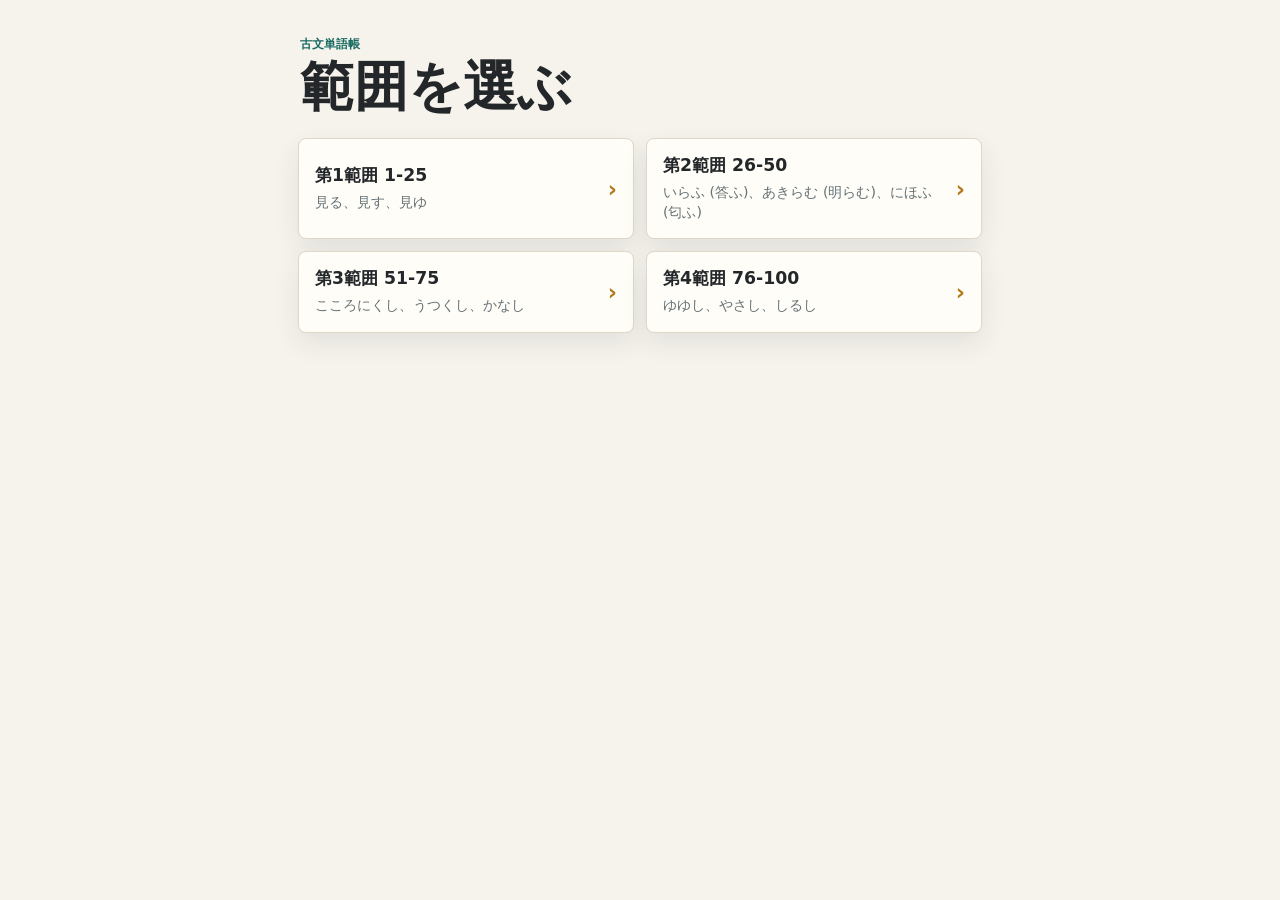
<file: kotan.html>
<!doctype html>
<html lang="ja">
  <head>
    <meta charset="utf-8">
    <meta name="viewport" content="width=device-width, initial-scale=1, viewport-fit=cover">
    <title>古文単語帳</title>
    <link rel="stylesheet" href="kotan.css">
  </head>
  <body>
    <main class="app" aria-live="polite">
      <section class="screen" id="rangeScreen" aria-labelledby="rangeTitle">
        <header class="top">
          <p class="label">古文単語帳</p>
          <h1 id="rangeTitle">範囲を選ぶ</h1>
        </header>

        <div class="range-list" id="rangeList"></div>
        <p class="status" id="rangeStatus" role="status"></p>
      </section>

      <section class="screen study-screen" id="studyScreen" aria-labelledby="studyTitle" hidden>
        <header class="study-head">
          <div class="study-top">
            <button class="icon-button" type="button" id="backButton" aria-label="範囲選択へ戻る">←</button>
            <div class="title-wrap">
              <p class="label" id="studyLabel">範囲</p>
              <h1 id="studyTitle">1-25</h1>
            </div>
          </div>

          <div class="tools">
            <button class="tool-button" type="button" id="shuffleButton">シャッフル</button>
            <button class="tool-button" type="button" id="toggleAllButton">すべて見る</button>
          </div>

          <div class="columns" aria-hidden="true">
            <span>単語</span>
            <span>意味</span>
          </div>
        </header>

        <div class="word-list" id="wordList"></div>
      </section>
    </main>

    <script src="kotan.js" defer></script>
  </body>
</html>
</file>
<file: kotan.css>
:root {
  color-scheme: light;
  --bg: #f6f3ed;
  --paper: #fffdf8;
  --ink: #23272a;
  --muted: #667276;
  --line: #ded6c8;
  --accent: #186b62;
  --accent-strong: #0d4f48;
  --gold: #b27819;
  --hidden: #e7ece9;
  --shadow: 0 10px 26px rgba(35, 39, 42, 0.09);
  font-family: system-ui, -apple-system, BlinkMacSystemFont, "Segoe UI", sans-serif;
}

* {
  box-sizing: border-box;
}

html {
  min-height: 100%;
  background: var(--bg);
  -webkit-text-size-adjust: 100%;
}

body {
  min-height: 100%;
  margin: 0;
  background: var(--bg);
  color: var(--ink);
}

button {
  font: inherit;
}

.app {
  width: min(100%, 720px);
  min-height: 100svh;
  margin: 0 auto;
  padding: max(18px, env(safe-area-inset-top)) 14px max(22px, env(safe-area-inset-bottom));
}

.screen[hidden] {
  display: none;
}

.top {
  padding: 18px 2px 16px;
}

.label {
  margin: 0 0 6px;
  color: var(--accent);
  font-size: 0.78rem;
  font-weight: 800;
  letter-spacing: 0;
}

h1,
p,
span,
button {
  overflow-wrap: anywhere;
}

h1 {
  margin: 0;
  font-size: clamp(2rem, 11vw, 3.4rem);
  line-height: 1.02;
  letter-spacing: 0;
}

.range-list {
  display: grid;
  gap: 12px;
  padding: 8px 0 24px;
}

.range-card,
.word-row,
.icon-button,
.tool-button,
.meaning-button {
  border: 0;
  cursor: pointer;
  -webkit-tap-highlight-color: transparent;
}

.range-card {
  display: grid;
  grid-template-columns: 1fr auto;
  gap: 12px;
  width: 100%;
  min-height: 82px;
  align-items: center;
  padding: 16px;
  border: 1px solid var(--line);
  border-radius: 8px;
  background: var(--paper);
  box-shadow: var(--shadow);
  color: var(--ink);
  text-align: left;
}

.range-card strong {
  display: block;
  font-size: 1.08rem;
  line-height: 1.25;
}

.range-card small {
  display: block;
  margin-top: 6px;
  color: var(--muted);
  font-size: 0.88rem;
  line-height: 1.38;
}

.range-card .arrow {
  color: var(--gold);
  font-size: 1.4rem;
  font-weight: 900;
}

.status {
  min-height: 1.4em;
  margin: 8px 2px;
  color: var(--muted);
  font-size: 0.96rem;
  line-height: 1.5;
}

.status.is-error {
  color: #9e2b28;
}

.study-head {
  position: sticky;
  top: 0;
  z-index: 10;
  margin: 0 -14px;
  padding: max(12px, env(safe-area-inset-top)) 14px 10px;
  border-bottom: 1px solid var(--line);
  background: rgba(246, 243, 237, 0.96);
  backdrop-filter: blur(14px);
}

.study-top {
  display: flex;
  align-items: center;
  gap: 12px;
}

.title-wrap {
  min-width: 0;
  flex: 1;
}

.study-top h1 {
  font-size: clamp(1.7rem, 8vw, 2.6rem);
}

.icon-button {
  display: inline-grid;
  width: 44px;
  height: 44px;
  flex: 0 0 44px;
  place-items: center;
  border: 1px solid var(--line);
  border-radius: 999px;
  background: var(--paper);
  box-shadow: 0 6px 16px rgba(35, 39, 42, 0.08);
  color: var(--accent-strong);
  font-size: 1.35rem;
  line-height: 1;
}

.tools {
  display: grid;
  grid-template-columns: 1fr 1fr;
  gap: 10px;
  padding: 13px 0 10px;
}

.tool-button {
  min-height: 44px;
  padding: 9px 12px;
  border: 1px solid var(--line);
  border-radius: 8px;
  background: var(--paper);
  color: var(--accent-strong);
  font-size: 0.96rem;
  font-weight: 800;
}

.tool-button:active,
.icon-button:active,
.range-card:active,
.meaning-button:active {
  transform: translateY(1px);
}

.columns {
  display: grid;
  grid-template-columns: minmax(104px, 0.9fr) minmax(0, 1.4fr);
  gap: 10px;
  padding: 4px 0 0;
  color: var(--muted);
  font-size: 0.78rem;
  font-weight: 800;
}

.word-list {
  display: grid;
  gap: 10px;
  padding: 12px 0 28px;
}

.word-row {
  display: grid;
  grid-template-columns: minmax(104px, 0.9fr) minmax(0, 1.4fr);
  gap: 10px;
  width: 100%;
  min-height: 62px;
  align-items: stretch;
  padding: 10px;
  border: 1px solid var(--line);
  border-radius: 8px;
  background: var(--paper);
  box-shadow: 0 6px 18px rgba(35, 39, 42, 0.06);
  color: var(--ink);
  text-align: left;
}

.word-side,
.meaning-list,
.meaning-button {
  min-width: 0;
  border-radius: 7px;
}

.word-side {
  display: flex;
  align-items: center;
  flex-wrap: wrap;
  gap: 6px;
  padding: 4px 2px;
}

.meaning-list {
  display: grid;
  gap: 7px;
  align-content: stretch;
}

.word {
  width: 100%;
  font-size: 1.08rem;
  font-weight: 800;
  line-height: 1.32;
}

.type {
  display: inline-flex;
  max-width: 100%;
  align-items: center;
  min-height: 22px;
  padding: 2px 7px;
  border-radius: 999px;
  background: #edf6f3;
  color: var(--accent-strong);
  font-size: 0.76rem;
  font-weight: 800;
  line-height: 1.2;
}

.meaning-button {
  display: flex;
  align-items: center;
  width: 100%;
  min-height: 42px;
  justify-content: flex-start;
  padding: 10px;
  border: 1px solid transparent;
  background: #f7faf8;
  color: var(--ink);
  font-size: 0.98rem;
  font-weight: 700;
  line-height: 1.45;
  text-align: left;
}

.meaning-button.is-hidden {
  justify-content: center;
  border-color: #d2dcd8;
  background: var(--hidden);
  color: var(--muted);
}

.meaning-button.is-hidden .meaning-text {
  display: none;
}

.hidden-mark {
  display: none;
  font-size: 1.4rem;
  letter-spacing: 0;
}

.meaning-button.is-hidden .hidden-mark {
  display: inline;
}

@media (min-width: 560px) {
  .app {
    padding-inline: 18px;
  }

  .range-list {
    grid-template-columns: repeat(2, minmax(0, 1fr));
  }
}

@media (max-width: 360px) {
  .columns,
  .word-row {
    grid-template-columns: minmax(92px, 0.82fr) minmax(0, 1.35fr);
  }

  .word-row {
    gap: 8px;
    padding: 8px;
  }

  .word {
    font-size: 1rem;
  }

  .meaning-button {
    padding: 8px;
    font-size: 0.94rem;
  }
}
</file>
